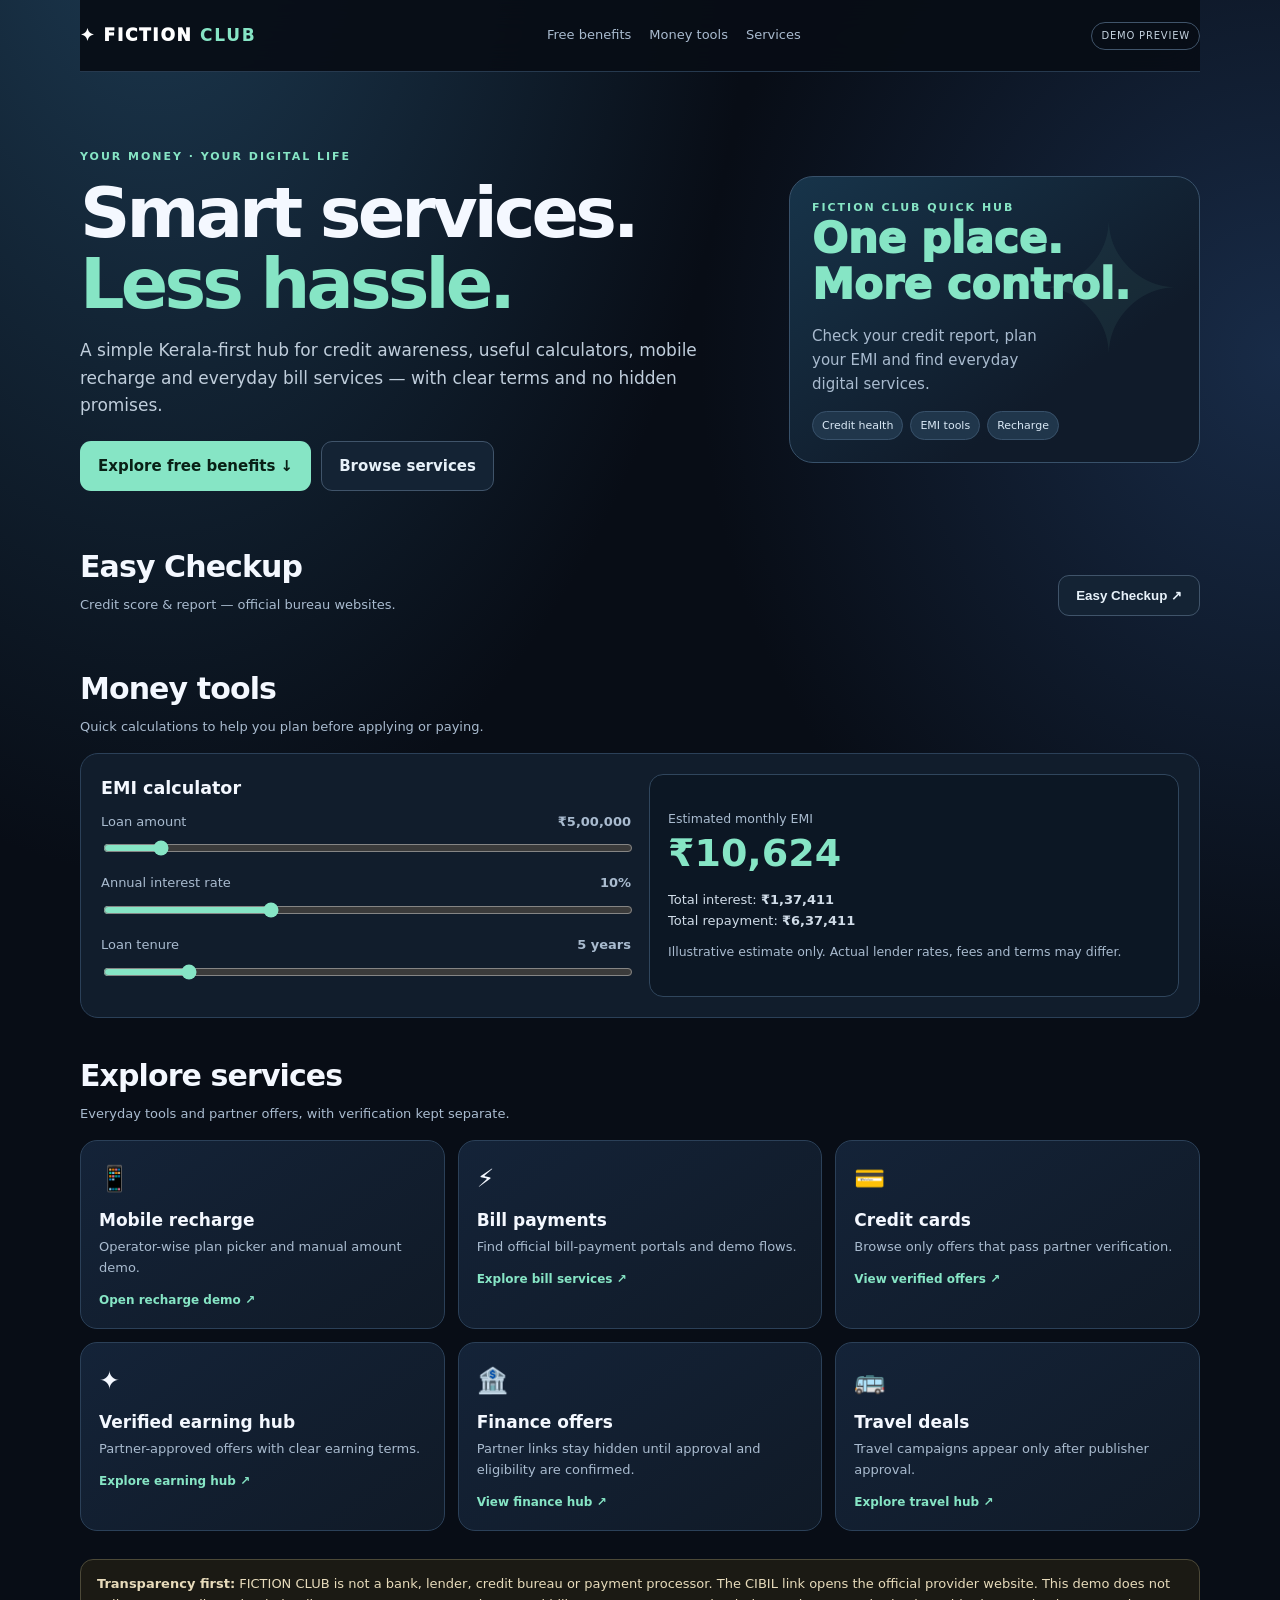
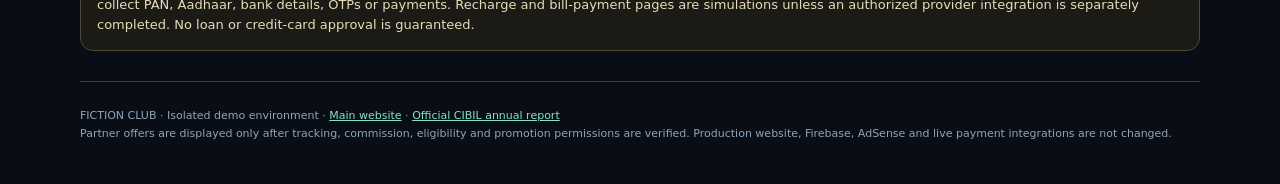
<file: index.html>
<!doctype html>
<html lang="en">
<head>
<meta charset="utf-8"><meta name="viewport" content="width=device-width,initial-scale=1">
<meta name="robots" content="noindex,nofollow"><meta name="theme-color" content="#080d16">
<title>FICTION CLUB · Your Money & Digital Life Hub</title>
<style>
:root{color-scheme:dark;--bg:#080d16;--panel:#111d2c;--panel2:#15263a;--line:#2b4058;--ink:#f4f8ff;--muted:#a9bbcf;--mint:#86e5c5;--gold:#ffd58b;--blue:#8ecaff}
*{box-sizing:border-box}html{scroll-behavior:smooth}body{margin:0;background:radial-gradient(ellipse at 12% -10%,#1d3b53 0,transparent 38%),radial-gradient(ellipse at 100% 20%,#182b47 0,transparent 32%),var(--bg);color:var(--ink);font:15px/1.6 system-ui,-apple-system,Segoe UI,sans-serif}.wrap{width:min(1120px,calc(100% - 32px));margin:auto}
header{height:72px;display:flex;align-items:center;justify-content:space-between;border-bottom:1px solid #26394e;position:sticky;top:0;background:#080d16eF;backdrop-filter:blur(16px);z-index:5}.logo{font-weight:950;letter-spacing:.1em;color:white;text-decoration:none;font-size:17px}.logo b{color:var(--mint)}nav{display:flex;gap:18px;align-items:center}nav a{color:var(--muted);text-decoration:none;font-size:13px}nav a:hover{color:var(--mint)}.tag{font-size:10px;border:1px solid #40546a;color:#c4d2df;border-radius:99px;padding:5px 9px;letter-spacing:.08em}
.hero{padding:clamp(38px,7vw,76px) 0 28px;display:grid;grid-template-columns:1.25fr .75fr;gap:24px;align-items:center}.eyebrow{color:var(--mint);font-size:11px;letter-spacing:.18em;font-weight:850;text-transform:uppercase}.hero h1{font-size:clamp(38px,6.8vw,70px);line-height:1.02;letter-spacing:-.055em;margin:12px 0}.hero h1 span{color:var(--mint)}.lead{max-width:650px;color:#c0cedc;font-size:17px}.actions{display:flex;gap:10px;flex-wrap:wrap;margin-top:22px}.btn{display:inline-flex;justify-content:center;align-items:center;padding:12px 17px;border-radius:11px;background:var(--mint);color:#092016;font-weight:850;text-decoration:none;border:1px solid transparent}.btn.secondary{background:#142334;color:#e7f1f9;border-color:#40546a}.btn:hover,.tile:hover{transform:translateY(-2px)}.hero-art{border:1px solid #38516a;border-radius:24px;padding:22px;background:linear-gradient(145deg,#17344a,#101b2a 70%);min-height:220px;position:relative;overflow:hidden}.hero-art:after{content:"✦";position:absolute;right:15px;top:-30px;font-size:180px;color:#86e5c511}.hero-art .big{font-size:42px;font-weight:950;color:var(--mint);line-height:1.1}.hero-art p{color:var(--muted);max-width:250px}.mini-tags{display:flex;gap:7px;flex-wrap:wrap}.mini-tags span{background:#20364b;border:1px solid #38516a;padding:5px 9px;border-radius:99px;font-size:11px;color:#d9e8f5}
.section{padding:24px 0 10px}.section-head{display:flex;justify-content:space-between;gap:16px;align-items:end;margin-bottom:15px}.section h2{font-size:clamp(22px,3vw,30px);margin:0;letter-spacing:-.03em}.section-head p{color:var(--muted);font-size:13px;margin:4px 0 0}.grid{display:grid;grid-template-columns:repeat(3,minmax(0,1fr));gap:13px}.tile{display:block;text-decoration:none;color:var(--ink);background:linear-gradient(145deg,#142338,#101a27);border:1px solid var(--line);border-radius:17px;padding:18px;min-height:150px;transition:transform .18s,border-color .18s}.tile:hover{border-color:var(--mint)}.tile .icon{font-size:25px}.tile h3{font-size:17px;margin:8px 0 3px}.tile p{font-size:13px;color:var(--muted);margin:0}.tile .arrow{display:block;color:var(--mint);font-size:12px;margin-top:12px;font-weight:800}
.feature{display:grid;grid-template-columns:1fr auto;gap:18px;align-items:center;background:linear-gradient(115deg,#173b3c,#132a39 58%,#15243a);border:1px solid #3c7168;border-radius:20px;padding:clamp(18px,4vw,30px);margin:16px 0}.feature h2{font-size:clamp(23px,3.8vw,36px);line-height:1.12;margin:6px 0}.feature p{color:#c4d8d5;max-width:680px;margin:8px 0}.free-label{display:inline-block;color:#092016;background:var(--mint);padding:4px 9px;border-radius:99px;font-size:10px;font-weight:950;letter-spacing:.08em}.feature .btn{white-space:nowrap}.fine{font-size:11px!important;color:#a9c4be!important}.checkup-links{display:grid;grid-template-columns:repeat(4,minmax(0,1fr));gap:9px;margin:10px 0 18px}.checkup-links[hidden]{display:none}.checkup-links a{padding:12px;border:1px solid var(--line);border-radius:11px;background:#111d2c;color:var(--ink);text-decoration:none;font-weight:800}.checkup-links a span{display:block;color:var(--mint);font-size:11px;font-weight:600;margin-top:4px}.checkup-links .fine{grid-column:1/-1}@media(max-width:600px){.checkup-links{grid-template-columns:repeat(2,minmax(0,1fr))}.section-head{align-items:center}}
.calc{display:grid;grid-template-columns:1fr 1fr;gap:18px;background:var(--panel);border:1px solid var(--line);border-radius:18px;padding:20px}.field{margin:10px 0}.field label{display:flex;justify-content:space-between;color:var(--muted);font-size:13px;margin-bottom:6px}.field input{width:100%;accent-color:var(--mint)}.field input[type=number]{background:#091522;border:1px solid #39536e;color:var(--ink);padding:11px;border-radius:9px;font:inherit}.result{background:#0c1724;border:1px solid #30465d;border-radius:14px;padding:18px;display:flex;flex-direction:column;justify-content:center}.result small{color:var(--muted)}.result strong{font-size:clamp(28px,4vw,38px);color:var(--mint);line-height:1.3}.result .sub{font-size:13px;color:#d0dce8;margin-top:12px}
.notice{border:1px solid #4c4938;background:#1b1a14;color:#e7dbbb;padding:14px 16px;border-radius:13px;margin:18px 0;font-size:13px}.foot{border-top:1px solid var(--line);padding:25px 0 42px;color:#91a5b8;font-size:11px;margin-top:30px}.foot a{color:var(--mint)}.muted{color:var(--muted)}
@media(max-width:760px){nav{gap:10px}nav a{font-size:11px}.hero{grid-template-columns:1fr}.hero-art{min-height:170px}.grid{grid-template-columns:repeat(2,minmax(0,1fr))}.feature{grid-template-columns:1fr}.feature .btn{justify-self:start}.calc{grid-template-columns:1fr}}
@media(max-width:480px){.wrap{width:calc(100% - 22px)}header{height:62px}nav a:nth-child(2){display:none}.grid{gap:9px}.tile{padding:14px;min-height:145px}.tile h3{font-size:15px}.tile p{font-size:12px}.hero h1{font-size:43px}.hero-art .big{font-size:34px}}
</style>
</head>
<body><main class="wrap">
<header><a class="logo" href="./">✦ FICTION <b>CLUB</b></a><nav><a href="#free">Free benefits</a><a href="#tools">Money tools</a><a href="#services">Services</a></nav><span class="tag">DEMO PREVIEW</span></header>
<section class="hero"><div><div class="eyebrow">Your money · Your digital life</div><h1>Smart services.<br><span>Less hassle.</span></h1><p class="lead">A simple Kerala-first hub for credit awareness, useful calculators, mobile recharge and everyday bill services — with clear terms and no hidden promises.</p><div class="actions"><a class="btn" href="#free">Explore free benefits ↓</a><a class="btn secondary" href="#services">Browse services</a></div></div><aside class="hero-art"><div class="eyebrow">FICTION CLUB QUICK HUB</div><div class="big">One place.<br>More control.</div><p>Check your credit report, plan your EMI and find everyday digital services.</p><div class="mini-tags"><span>Credit health</span><span>EMI tools</span><span>Recharge</span></div></aside></section>
<section class="section" id="free"><div class="section-head"><div><h2>Easy Checkup</h2><p>Credit score & report — official bureau websites.</p></div><button class="btn secondary" id="checkupToggle" type="button" aria-expanded="false" aria-controls="checkupLinks">Easy Checkup ↗</button></div>
<div class="checkup-links" id="checkupLinks" hidden>
<a href="https://www.cibil.com/freecibilscore" target="_blank" rel="noopener">CIBIL <span>Free annual report ↗</span></a>
<a href="https://consumer.experian.in/ECV-OLN/view/angular/index.html" target="_blank" rel="noopener">Experian <span>Credit report ↗</span></a>
<a href="https://d2c.equifax.co.in/gcs/login.jsp" target="_blank" rel="noopener">Equifax <span>Free annual report ↗</span></a>
<a href="https://cir.crifhighmark.com/" target="_blank" rel="noopener">CRIF High Mark <span>Credit report ↗</span></a>
<p class="fine">Use each bureau's official website and complete identity verification there. Never share PAN, Aadhaar, OTP or bank details with FICTION CLUB.</p>
</div></section>
<section class="section" id="tools"><div class="section-head"><div><h2>Money tools</h2><p>Quick calculations to help you plan before applying or paying.</p></div></div>
<div class="calc"><div><h3 style="margin:0 0 10px">EMI calculator</h3><div class="field"><label for="principal">Loan amount <b id="principalText">₹5,00,000</b></label><input id="principal" type="range" min="10000" max="5000000" step="10000" value="500000"></div><div class="field"><label for="rate">Annual interest rate <b id="rateText">10%</b></label><input id="rate" type="range" min="1" max="30" step=".25" value="10"></div><div class="field"><label for="months">Loan tenure <b id="monthsText">5 years</b></label><input id="months" type="range" min="6" max="360" step="6" value="60"></div></div><div class="result"><small>Estimated monthly EMI</small><strong id="emi">₹10,624</strong><div class="sub">Total interest: <b id="interest">₹1,37,440</b><br>Total repayment: <b id="total">₹6,37,440</b></div><small class="muted" style="margin-top:10px">Illustrative estimate only. Actual lender rates, fees and terms may differ.</small></div></div>
</section>
<section class="section" id="services"><div class="section-head"><div><h2>Explore services</h2><p>Everyday tools and partner offers, with verification kept separate.</p></div></div>
<div class="grid">
<a class="tile" href="./recharge-mvp.html"><div class="icon">📱</div><h3>Mobile recharge</h3><p>Operator-wise plan picker and manual amount demo.</p><span class="arrow">Open recharge demo ↗</span></a>
<a class="tile" href="./bill-payments.html"><div class="icon">⚡</div><h3>Bill payments</h3><p>Find official bill-payment portals and demo flows.</p><span class="arrow">Explore bill services ↗</span></a>
<a class="tile" href="./credit-cards.html"><div class="icon">💳</div><h3>Credit cards</h3><p>Browse only offers that pass partner verification.</p><span class="arrow">View verified offers ↗</span></a>
<a class="tile" href="./earning-hub.html"><div class="icon">✦</div><h3>Verified earning hub</h3><p>Partner-approved offers with clear earning terms.</p><span class="arrow">Explore earning hub ↗</span></a>
<a class="tile" href="./gromo-links.html"><div class="icon">🏦</div><h3>Finance offers</h3><p>Partner links stay hidden until approval and eligibility are confirmed.</p><span class="arrow">View finance hub ↗</span></a>
<a class="tile" href="./travel-tickets.html"><div class="icon">🚌</div><h3>Travel deals</h3><p>Travel campaigns appear only after publisher approval.</p><span class="arrow">Explore travel hub ↗</span></a>
</div></section>
<div class="notice"><b>Transparency first:</b> FICTION CLUB is not a bank, lender, credit bureau or payment processor. The CIBIL link opens the official provider website. This demo does not collect PAN, Aadhaar, bank details, OTPs or payments. Recharge and bill-payment pages are simulations unless an authorized provider integration is separately completed. No loan or credit-card approval is guaranteed.</div>
<footer class="foot">FICTION CLUB · Isolated demo environment · <a href="https://fictionclub.in/" target="_blank" rel="noopener">Main website</a> · <a href="https://www.cibil.com/freecibilscore" target="_blank" rel="noopener">Official CIBIL annual report</a><br>Partner offers are displayed only after tracking, commission, eligibility and promotion permissions are verified. Production website, Firebase, AdSense and live payment integrations are not changed.</footer>
</main>
<script>
const fmt=n=>new Intl.NumberFormat("en-IN",{style:"currency",currency:"INR",maximumFractionDigits:0}).format(n);
function calculate(){const p=Number(document.getElementById("principal").value),annual=Number(document.getElementById("rate").value),n=Number(document.getElementById("months").value),r=annual/1200;const emi=r===0?p/n:p*r*Math.pow(1+r,n)/(Math.pow(1+r,n)-1);const total=emi*n;document.getElementById("principalText").textContent=fmt(p);document.getElementById("rateText").textContent=annual+"%";document.getElementById("monthsText").textContent=(n/12)+" years";document.getElementById("emi").textContent=fmt(emi);document.getElementById("interest").textContent=fmt(total-p);document.getElementById("total").textContent=fmt(total);}
["principal","rate","months"].forEach(id=>document.getElementById(id).addEventListener("input",calculate));calculate();
document.getElementById("checkupToggle").addEventListener("click",()=>{const panel=document.getElementById("checkupLinks"),open=panel.hidden;panel.hidden=!open;document.getElementById("checkupToggle").setAttribute("aria-expanded",String(open));});
</script></body></html>
</file>
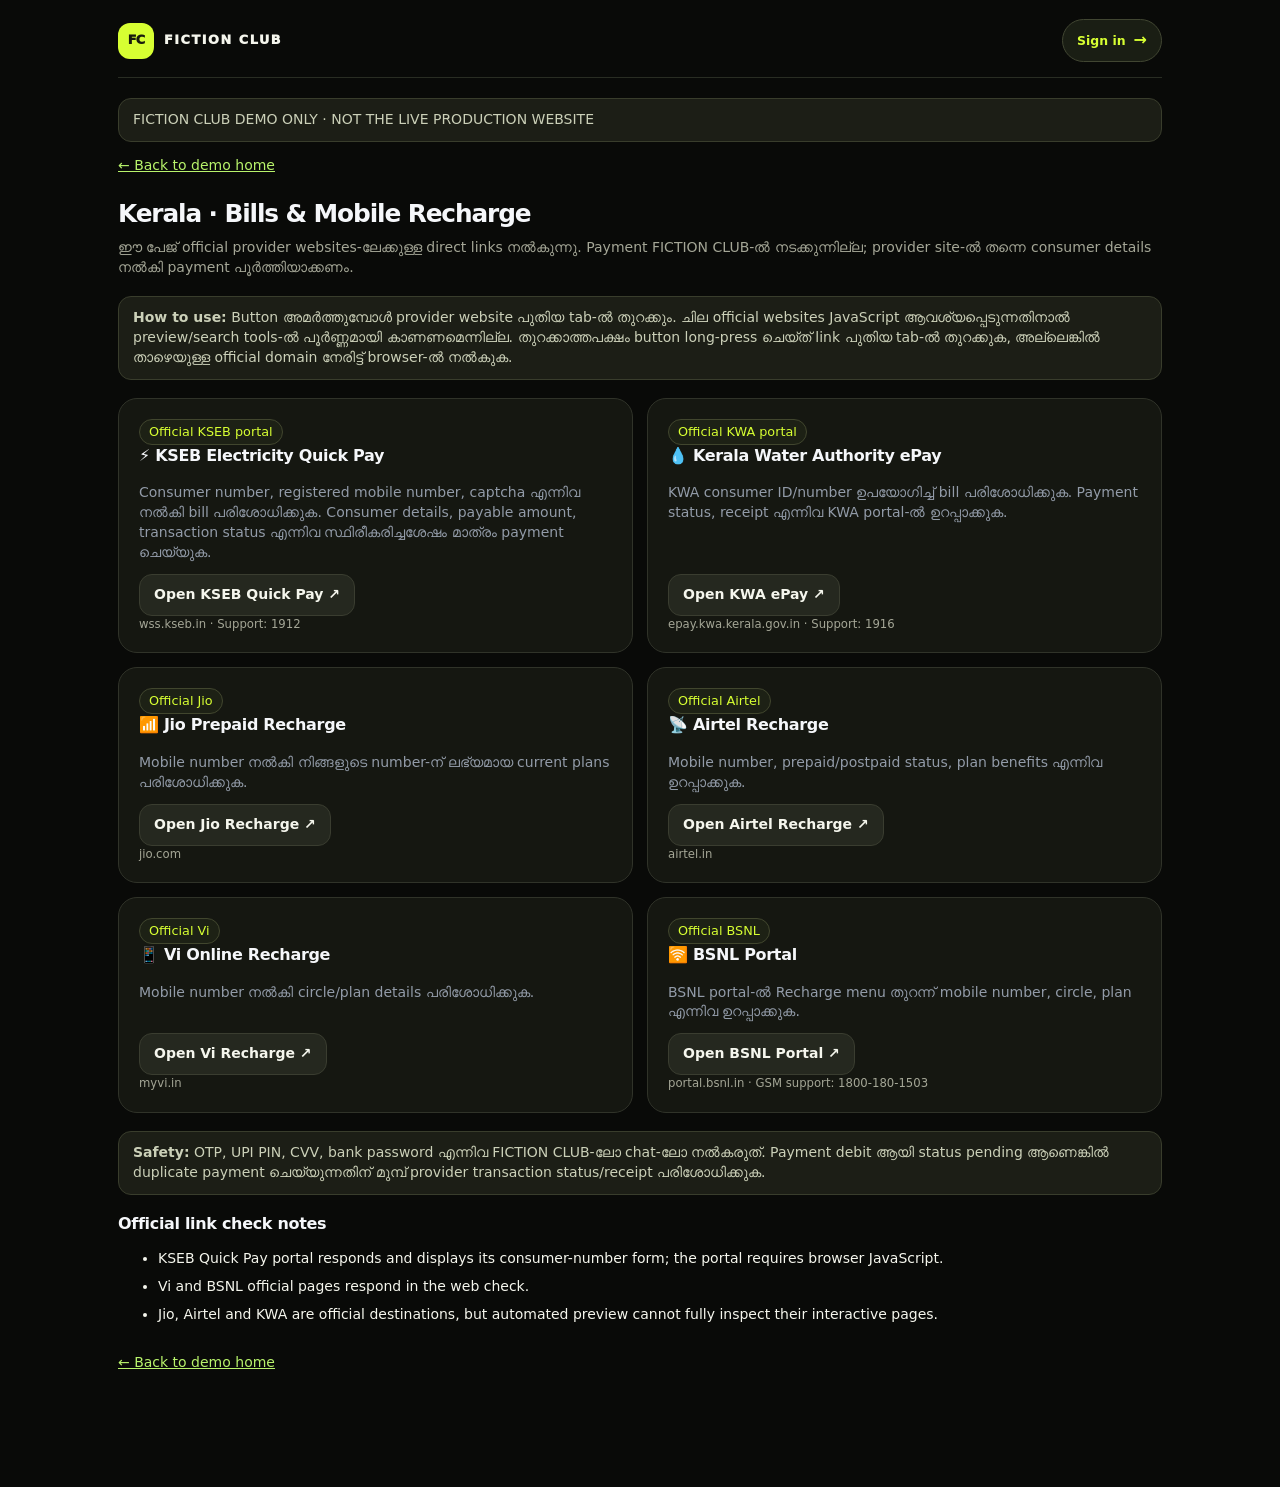
<file: bill-payments.html>
<!doctype html><html lang="ml"><head><meta charset="utf-8"><meta name="viewport" content="width=device-width,initial-scale=1"><meta name="robots" content="noindex,nofollow"><title>Kerala Bill & Recharge Links · FICTION CLUB Demo</title><style>:root{color-scheme:dark;--bg:#09111c;--panel:#121e2c;--line:#2b3b50;--ink:#eef5ff;--muted:#b8c7d8;--mint:#86e1c7;--amber:#ffd28a}*{box-sizing:border-box}body{margin:0;background:var(--bg);color:var(--ink);font:16px/1.65 system-ui,sans-serif}.wrap{max-width:1000px;margin:auto;padding:22px}a{color:var(--mint)}h1{font-size:clamp(2rem,5vw,3rem);margin:12px 0}.muted{color:var(--muted)}.banner,.notice{padding:13px 16px;border:1px solid #80643a;background:#2b2115;color:#ffe3b1;border-radius:12px}.notice{margin:18px 0}.grid{display:grid;grid-template-columns:repeat(2,minmax(0,1fr));gap:14px}.card{background:var(--panel);border:1px solid var(--line);border-radius:15px;padding:20px;display:flex;flex-direction:column;align-items:flex-start}.card h2{margin:8px 0}.card p{color:var(--muted);flex:1}.btn{display:inline-block;background:#28435a;border:1px solid #59718a;color:white;border-radius:10px;padding:11px 16px;text-decoration:none;font-weight:700}.tag{display:inline-block;color:var(--mint);font-size:.8rem;border:1px solid #477a72;border-radius:999px;padding:3px 9px}.back{display:inline-block;margin:14px 0}li{margin:8px 0}@media(max-width:650px){.wrap{padding:14px}.grid{grid-template-columns:1fr}}</style><link rel="icon" type="image/svg+xml" href="./favicon.svg"><link rel="manifest" href="./site.webmanifest"><meta name="apple-mobile-web-app-capable" content="yes"><link rel="stylesheet" href="./assets/theme.css"><link rel="stylesheet" href="./assets/app-ui.css"><script src="./assets/app-shell.js" defer></script></head><body><main class="wrap"><div class="banner">FICTION CLUB DEMO ONLY · NOT THE LIVE PRODUCTION WEBSITE</div><a class="back" href="./">← Back to demo home</a><h1>Kerala · Bills & Mobile Recharge</h1><p class="muted">ഈ പേജ് official provider websites-ലേക്കുള്ള direct links നൽകുന്നു. Payment FICTION CLUB-ൽ നടക്കുന്നില്ല; provider site-ൽ തന്നെ consumer details നൽകി payment പൂർത്തിയാക്കണം.</p><div class="notice"><b>How to use:</b> Button അമർത്തുമ്പോൾ provider website പുതിയ tab-ൽ തുറക്കും. ചില official websites JavaScript ആവശ്യപ്പെടുന്നതിനാൽ preview/search tools-ൽ പൂർണ്ണമായി കാണണമെന്നില്ല. തുറക്കാത്തപക്ഷം button long-press ചെയ്ത് link പുതിയ tab-ൽ തുറക്കുക, അല്ലെങ്കിൽ താഴെയുള്ള official domain നേരിട്ട് browser-ൽ നൽകുക.</div><div class="grid">
<article class="card"><span class="tag">Official KSEB portal</span><h2>⚡ KSEB Electricity Quick Pay</h2><p>Consumer number, registered mobile number, captcha എന്നിവ നൽകി bill പരിശോധിക്കുക. Consumer details, payable amount, transaction status എന്നിവ സ്ഥിരീകരിച്ചശേഷം മാത്രം payment ചെയ്യുക.</p><a class="btn" href="https://wss.kseb.in/selfservices/quickpay" target="_blank" rel="noopener noreferrer">Open KSEB Quick Pay ↗</a><small class="muted">wss.kseb.in · Support: 1912</small></article>
<article class="card"><span class="tag">Official KWA portal</span><h2>💧 Kerala Water Authority ePay</h2><p>KWA consumer ID/number ഉപയോഗിച്ച് bill പരിശോധിക്കുക. Payment status, receipt എന്നിവ KWA portal-ൽ ഉറപ്പാക്കുക.</p><a class="btn" href="https://epay.kwa.kerala.gov.in/" target="_blank" rel="noopener noreferrer">Open KWA ePay ↗</a><small class="muted">epay.kwa.kerala.gov.in · Support: 1916</small></article>
<article class="card"><span class="tag">Official Jio</span><h2>📶 Jio Prepaid Recharge</h2><p>Mobile number നൽകി നിങ്ങളുടെ number-ന് ലഭ്യമായ current plans പരിശോധിക്കുക.</p><a class="btn" href="https://www.jio.com/selfcare/recharge/" target="_blank" rel="noopener noreferrer">Open Jio Recharge ↗</a><small class="muted">jio.com</small></article>
<article class="card"><span class="tag">Official Airtel</span><h2>📡 Airtel Recharge</h2><p>Mobile number, prepaid/postpaid status, plan benefits എന്നിവ ഉറപ്പാക്കുക.</p><a class="btn" href="https://www.airtel.in/recharge-online" target="_blank" rel="noopener noreferrer">Open Airtel Recharge ↗</a><small class="muted">airtel.in</small></article>
<article class="card"><span class="tag">Official Vi</span><h2>📱 Vi Online Recharge</h2><p>Mobile number നൽകി circle/plan details പരിശോധിക്കുക.</p><a class="btn" href="https://www.myvi.in/prepaid/online-mobile-recharge" target="_blank" rel="noopener noreferrer">Open Vi Recharge ↗</a><small class="muted">myvi.in</small></article>
<article class="card"><span class="tag">Official BSNL</span><h2>🛜 BSNL Portal</h2><p>BSNL portal-ൽ Recharge menu തുറന്ന് mobile number, circle, plan എന്നിവ ഉറപ്പാക്കുക.</p><a class="btn" href="https://portal.bsnl.in/myportal/quickrecharge.do" target="_blank" rel="noopener noreferrer">Open BSNL Portal ↗</a><small class="muted">portal.bsnl.in · GSM support: 1800-180-1503</small></article></div><div class="notice"><b>Safety:</b> OTP, UPI PIN, CVV, bank password എന്നിവ FICTION CLUB-ലോ chat-ലോ നൽകരുത്. Payment debit ആയി status pending ആണെങ്കിൽ duplicate payment ചെയ്യുന്നതിന് മുമ്പ് provider transaction status/receipt പരിശോധിക്കുക.</div><h2>Official link check notes</h2><ul><li>KSEB Quick Pay portal responds and displays its consumer-number form; the portal requires browser JavaScript.</li><li>Vi and BSNL official pages respond in the web check.</li><li>Jio, Airtel and KWA are official destinations, but automated preview cannot fully inspect their interactive pages.</li></ul><a class="back" href="./">← Back to demo home</a></main></body></html>
</file>
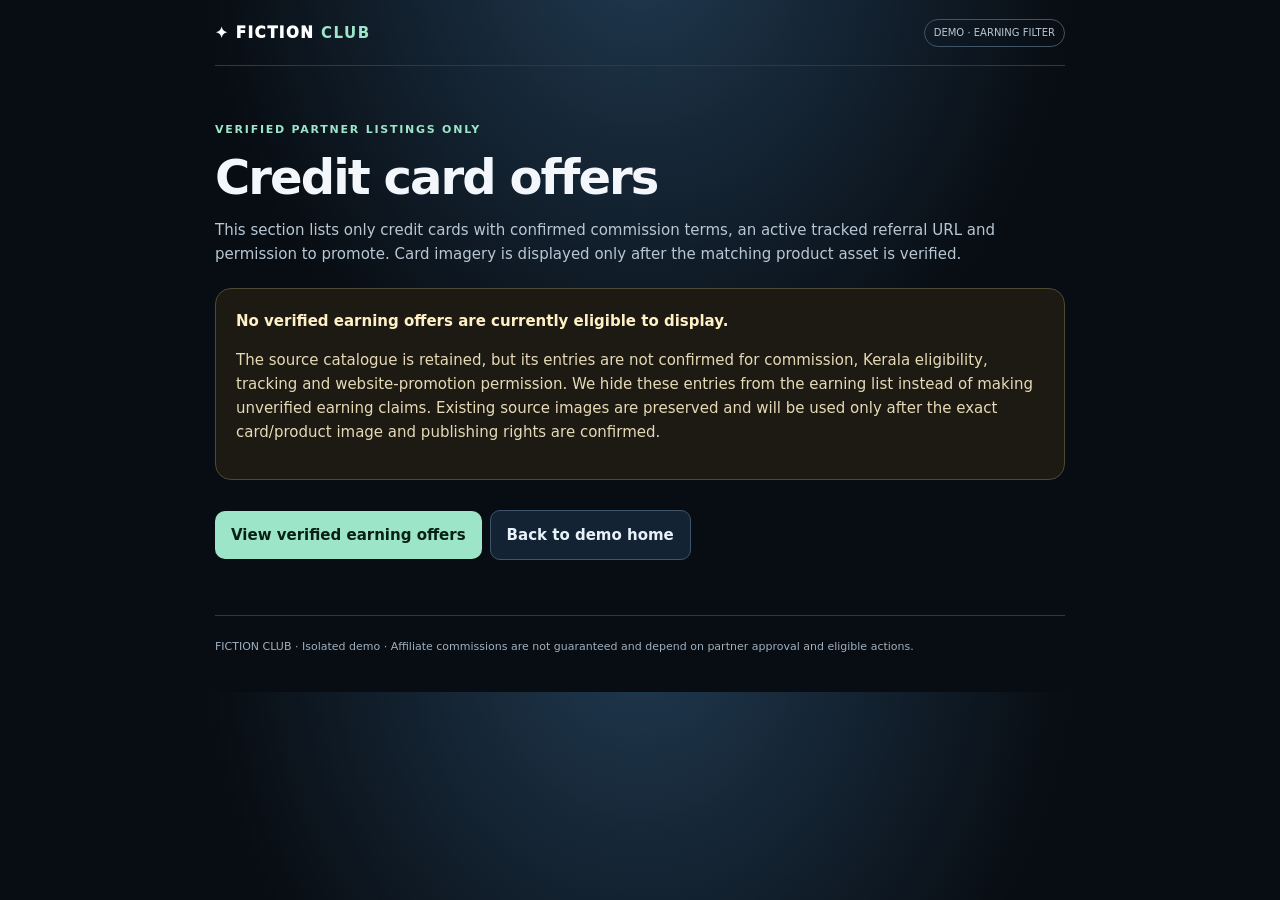
<file: credit-cards.html>
<!doctype html><html lang="en"><head><meta charset="utf-8"><meta name="viewport" content="width=device-width,initial-scale=1"><meta name="robots" content="noindex,nofollow"><meta name="theme-color" content="#080d13"><title>Credit card offers · FICTION CLUB Demo</title><style>:root{color-scheme:dark;--bg:#080d13;--line:#293a4d;--ink:#f3f7fb;--muted:#b8c7d4;--mint:#9ce5c8}*{box-sizing:border-box}body{margin:0;background:radial-gradient(ellipse at 50% -10%,#203a51,transparent 48%),var(--bg);color:var(--ink);font:15px/1.6 system-ui,sans-serif}.wrap{width:min(850px,calc(100% - 28px));margin:auto}header{height:66px;border-bottom:1px solid var(--line);display:flex;align-items:center;justify-content:space-between}.logo{font-weight:950;letter-spacing:.1em;color:white;text-decoration:none}.logo b{color:var(--mint)}.tag{font-size:10px;color:#b9c8d5;border:1px solid #40546a;border-radius:99px;padding:5px 9px}.content{padding:55px 0}.eyebrow{color:var(--mint);font-size:11px;letter-spacing:.16em;font-weight:850;text-transform:uppercase}h1{font-size:clamp(30px,5vw,48px);line-height:1.1;letter-spacing:-.04em;margin:12px 0}.muted{color:var(--muted)}.box{border:1px solid #4e4932;background:#1c1a13;color:#e6d9b6;padding:20px;border-radius:16px;margin:22px 0}.box strong{color:#fff0c5}.btn{display:inline-flex;background:var(--mint);color:#092016;text-decoration:none;font-weight:850;border-radius:10px;padding:12px 16px;margin:8px 8px 0 0}.btn.alt{background:#142334;color:#e7f1f9;border:1px solid #40546a}.foot{border-top:1px solid var(--line);padding:22px 0 36px;color:#9fb0bf;font-size:11px}</style></head><body><main class="wrap"><header><a class="logo" href="./">✦ FICTION <b>CLUB</b></a><span class="tag">DEMO · EARNING FILTER</span></header><section class="content"><div class="eyebrow">Verified partner listings only</div><h1>Credit card offers</h1><p class="muted">This section lists only credit cards with confirmed commission terms, an active tracked referral URL and permission to promote. Card imagery is displayed only after the matching product asset is verified.</p><div class="box"><strong>No verified earning offers are currently eligible to display.</strong><p>The source catalogue is retained, but its entries are not confirmed for commission, Kerala eligibility, tracking and website-promotion permission. We hide these entries from the earning list instead of making unverified earning claims. Existing source images are preserved and will be used only after the exact card/product image and publishing rights are confirmed.</p></div><a class="btn" href="./earning-hub.html?category=Credit%20cards">View verified earning offers</a><a class="btn alt" href="./">Back to demo home</a></section><footer class="foot">FICTION CLUB · Isolated demo · Affiliate commissions are not guaranteed and depend on partner approval and eligible actions.</footer></main></body></html>
</file>
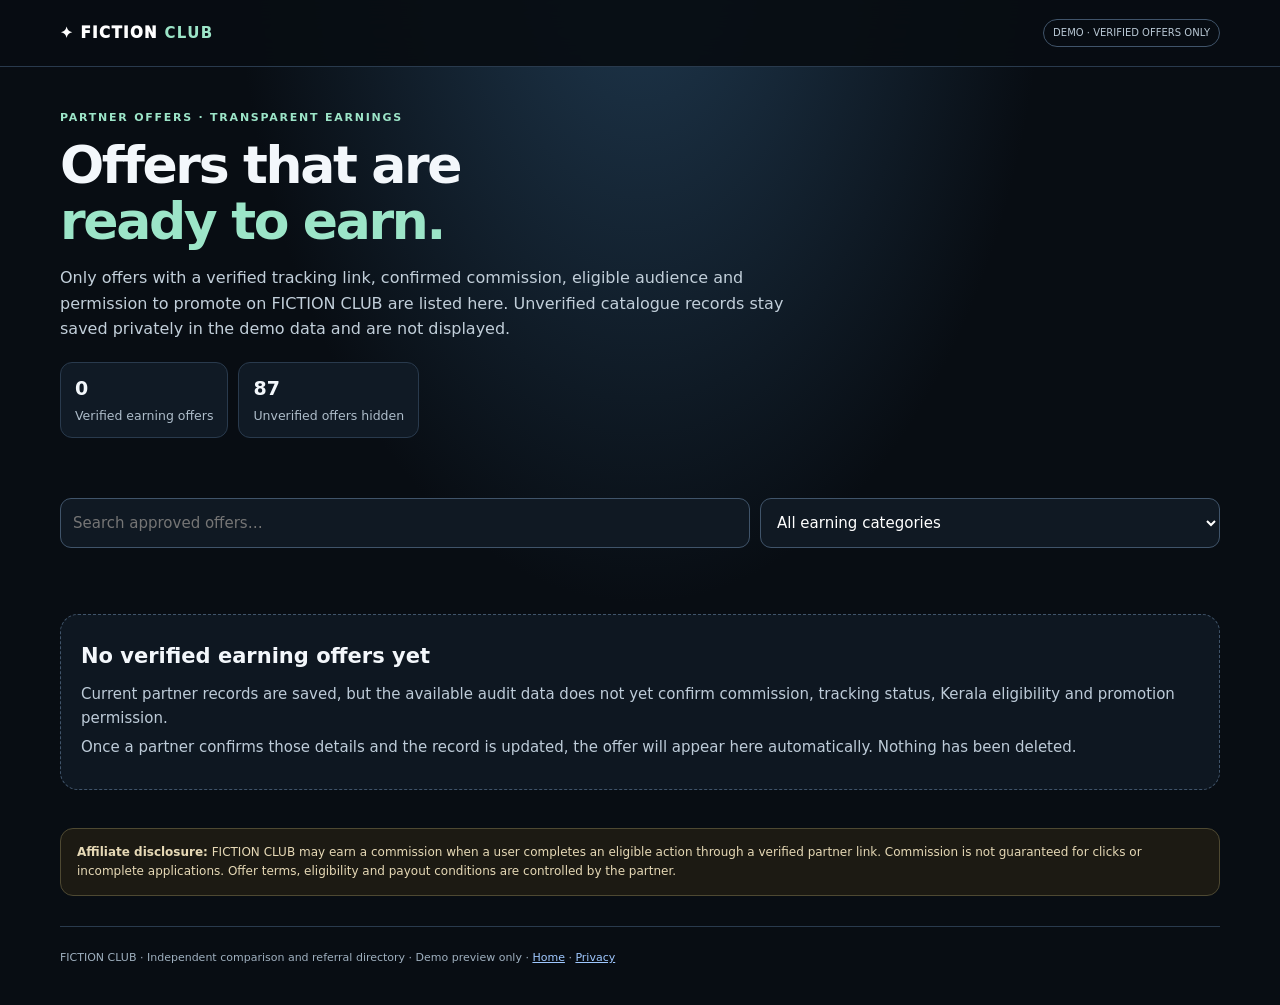
<file: earning-hub.html>
<!doctype html>
<html lang="en"><head><meta charset="utf-8"><meta name="viewport" content="width=device-width,initial-scale=1"><meta name="robots" content="noindex,nofollow"><meta name="theme-color" content="#080d13"><title>Verified Earning Offers · FICTION CLUB Demo</title>
<style>
:root{color-scheme:dark;--bg:#080d13;--panel:#111b27;--line:#293a4d;--ink:#f3f7fb;--muted:#aebdca;--mint:#9ce5c8;--blue:#9fc8ff}*{box-sizing:border-box}body{margin:0;background:radial-gradient(ellipse at 50% -10%,#203a51 0,transparent 45%),var(--bg);color:var(--ink);font:15px/1.6 system-ui,-apple-system,Segoe UI,sans-serif}a{color:var(--blue)}.wrap{width:min(1160px,100% - 30px);margin:auto}header{border-bottom:1px solid var(--line);background:#080d13ef;position:sticky;top:0;z-index:5;backdrop-filter:blur(16px)}.head{min-height:66px;display:flex;align-items:center;justify-content:space-between;gap:15px}.logo{font-weight:950;letter-spacing:.09em;color:white;text-decoration:none}.logo b{color:var(--mint)}.tag{font-size:10px;color:#b9c8d5;border:1px solid #40546a;border-radius:99px;padding:5px 9px}.hero{padding:42px 0 22px}.eyebrow{color:var(--mint);font-size:11px;font-weight:850;letter-spacing:.16em;text-transform:uppercase}h1{font-size:clamp(30px,5vw,52px);line-height:1.08;letter-spacing:-.045em;margin:10px 0}.lead{color:#c2cfda;max-width:760px;font-size:16px}.summary{display:flex;gap:10px;flex-wrap:wrap;margin:20px 0}.stat{border:1px solid var(--line);background:#101a25;border-radius:12px;padding:10px 14px}.stat strong{display:block;font-size:19px}.stat small{color:var(--muted)}.toolbar{display:grid;grid-template-columns:1.5fr 1fr;gap:10px;margin:18px 0}.field{width:100%;border:1px solid #40546a;background:#101923;color:white;border-radius:11px;padding:12px;min-height:45px;font:inherit}.grid{display:grid;grid-template-columns:repeat(3,minmax(0,1fr));gap:14px;padding-bottom:30px}.card{background:linear-gradient(155deg,#152231,#0e1722);border:1px solid var(--line);border-radius:17px;overflow:hidden;display:flex;flex-direction:column;min-width:0}.image{height:165px;background:linear-gradient(140deg,#152638,#0c1520);display:flex;align-items:center;justify-content:center;padding:12px}.image img{max-width:100%;max-height:100%;object-fit:contain}.body{padding:15px;display:flex;flex-direction:column;gap:8px;flex:1}.issuer{font-size:10px;color:var(--mint);font-weight:850;letter-spacing:.1em;text-transform:uppercase}.body h2{font-size:17px;line-height:1.25;margin:0}.muted{color:var(--muted);font-size:13px}.commission{border:1px solid #315e50;background:#10251e;border-radius:10px;padding:9px 10px;color:#c8f1df;font-size:12px}.btn{display:inline-flex;justify-content:center;align-items:center;text-decoration:none;background:var(--mint);color:#092016;border-radius:10px;padding:10px 13px;font-size:12px;font-weight:850;margin-top:auto}.empty{border:1px dashed #40546a;border-radius:18px;padding:25px 20px;background:#0e1721;margin:18px 0 38px}.empty h2{margin:0 0 8px;font-size:21px}.empty p{margin:5px 0;color:#bdcbd8}.note{border:1px solid #4e4932;background:#1c1a13;color:#e6d9b6;padding:14px 16px;border-radius:13px;font-size:12px;margin:10px 0 30px}.foot{border-top:1px solid var(--line);padding:22px 0 38px;color:#9fb0bf;font-size:11px}@media(max-width:850px){.grid{grid-template-columns:repeat(2,minmax(0,1fr))}}@media(max-width:580px){.grid,.toolbar{grid-template-columns:1fr}.hero{padding-top:30px}.image{height:150px}.wrap{width:calc(100% - 24px)}}
</style></head><body><header><div class="wrap head"><a class="logo" href="./">✦ FICTION <b>CLUB</b></a><span class="tag">DEMO · VERIFIED OFFERS ONLY</span></div></header>
<main class="wrap"><section class="hero"><div class="eyebrow">Partner offers · Transparent earnings</div><h1>Offers that are<br><span style="color:var(--mint)">ready to earn.</span></h1><p class="lead">Only offers with a verified tracking link, confirmed commission, eligible audience and permission to promote on FICTION CLUB are listed here. Unverified catalogue records stay saved privately in the demo data and are not displayed.</p><div class="summary"><div class="stat"><strong id="activeCount">—</strong><small>Verified earning offers</small></div><div class="stat"><strong id="hiddenCount">—</strong><small>Unverified offers hidden</small></div></div></section>
<div class="toolbar"><input id="q" class="field" type="search" placeholder="Search approved offers…" aria-label="Search approved offers"><select id="category" class="field"><option value="">All earning categories</option></select></div>
<section id="grid" class="grid" aria-live="polite"></section><section id="empty" class="empty" hidden><h2>No verified earning offers yet</h2><p>Current partner records are saved, but the available audit data does not yet confirm commission, tracking status, Kerala eligibility and promotion permission.</p><p>Once a partner confirms those details and the record is updated, the offer will appear here automatically. Nothing has been deleted.</p></section>
<aside class="note"><strong>Affiliate disclosure:</strong> FICTION CLUB may earn a commission when a user completes an eligible action through a verified partner link. Commission is not guaranteed for clicks or incomplete applications. Offer terms, eligibility and payout conditions are controlled by the partner.</aside></main><footer class="wrap foot">FICTION CLUB · Independent comparison and referral directory · Demo preview only · <a href="./">Home</a> · <a href="https://fictionclub.in/privacy.html">Privacy</a></footer>
<script>
const approved=p=>p.verified===true&&p.indiaEligible===true&&p.commissionVerified===true&&p.promotionPermission===true&&p.trackingUrlVerified===true&&p.conversionEventVerified===true&&typeof p.url==="string"&&p.url.startsWith("https://")&&typeof p.commissionDetails==="string"&&p.commissionDetails.trim().length>0;
const esc=s=>String(s??"").replace(/[&<>"']/g,c=>({"&":"&amp;","<":"&lt;",">":"&gt;",'"':"&quot;","'":"&#39;"}[c]));
const params=new URLSearchParams(location.search),grid=document.getElementById("grid"),empty=document.getElementById("empty"),cat=document.getElementById("category"),q=document.getElementById("q");
let products=[];
fetch("./assets/gromo-products.json").then(r=>{if(!r.ok)throw Error("catalogue unavailable");return r.json()}).then(data=>{
const all=data.products||[];products=all.filter(approved);
document.getElementById("activeCount").textContent=products.length;
document.getElementById("hiddenCount").textContent=all.length-products.length;
const cats=[...new Set(products.map(p=>p.category))].sort();
cat.innerHTML='<option value="">All earning categories</option>'+cats.map(c=>'<option value="'+esc(c)+'">'+esc(c)+'</option>').join("");
const requested=params.get("category");if(requested&&cats.includes(requested))cat.value=requested;
render();
}).catch(()=>{document.getElementById("activeCount").textContent="0";document.getElementById("hiddenCount").textContent="—";empty.hidden=false;empty.querySelector("p").textContent="The offer catalogue could not be loaded. Refresh the page to try again.";});
function render(){const term=q.value.trim().toLowerCase();const items=products.filter(p=>(!cat.value||p.category===cat.value)&&(!term||(p.name+" "+p.category+" "+(p.promo||"")).toLowerCase().includes(term)));grid.innerHTML=items.map(p=>{const image=Array.isArray(p.images)&&p.images.length?p.images[0]:"";return '<article class="card">'+(image?'<div class="image"><img loading="lazy" src="./'+esc(image)+'" alt="'+esc(p.name)+' product image"></div>':'<div class="image" aria-hidden="true">✦</div>')+'<div class="body"><div class="issuer">'+esc(p.category)+'</div><h2>'+esc(p.name)+'</h2><p class="muted">'+esc(p.shortDescription||p.promo||"See partner terms for current details.")+'</p><div class="commission">Confirmed commission: '+esc(p.commissionDetails)+'</div><a class="btn" href="'+esc(p.url)+'" target="_blank" rel="sponsored noopener noreferrer">Continue to partner ↗</a></div></article>'}).join("");empty.hidden=items.length>0;grid.hidden=items.length===0;}
q.addEventListener("input",render);cat.addEventListener("change",render);
</script></body></html>
</file>
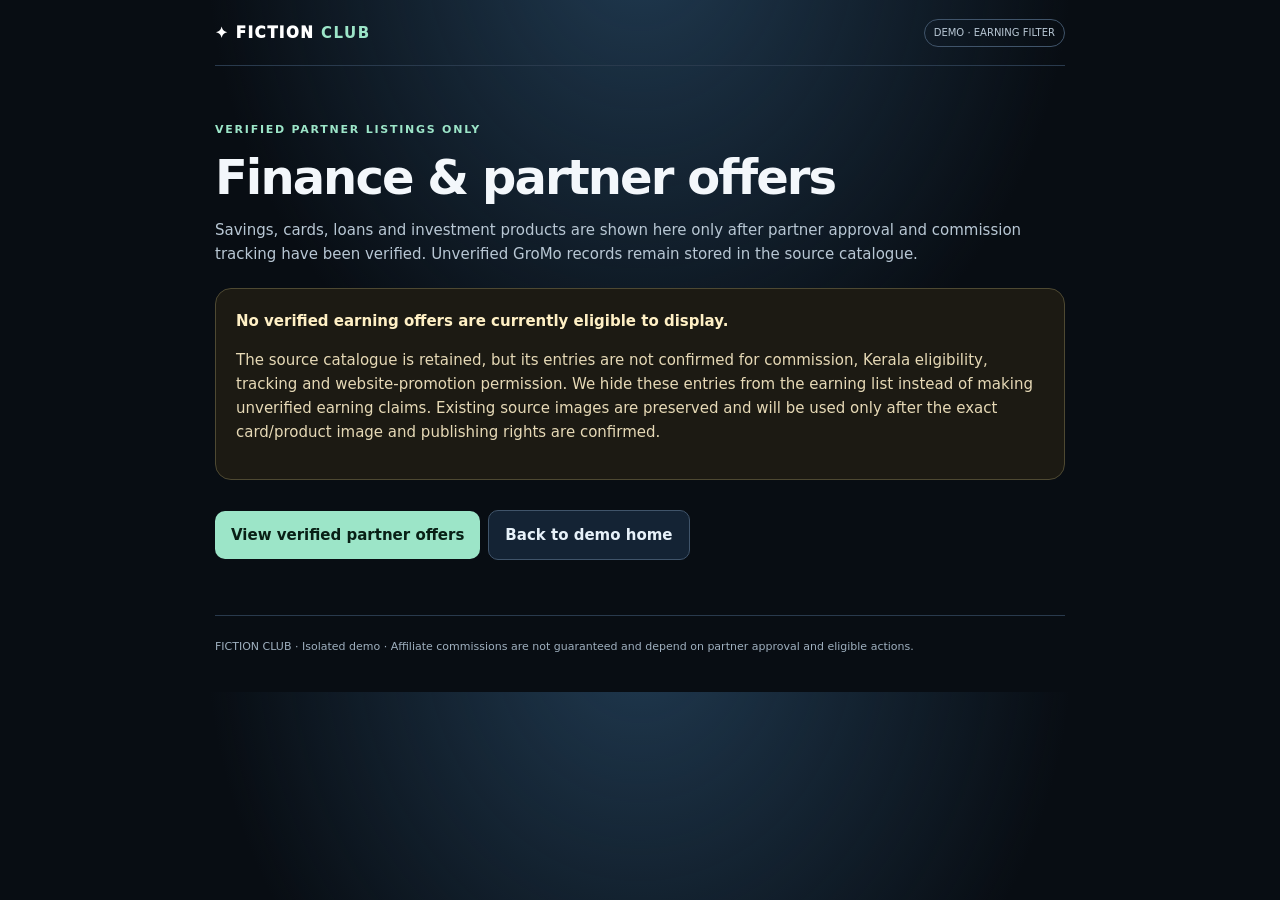
<file: gromo-links.html>
<!doctype html><html lang="en"><head><meta charset="utf-8"><meta name="viewport" content="width=device-width,initial-scale=1"><meta name="robots" content="noindex,nofollow"><meta name="theme-color" content="#080d13"><title>Finance & partner offers · FICTION CLUB Demo</title><style>:root{color-scheme:dark;--bg:#080d13;--line:#293a4d;--ink:#f3f7fb;--muted:#b8c7d4;--mint:#9ce5c8}*{box-sizing:border-box}body{margin:0;background:radial-gradient(ellipse at 50% -10%,#203a51,transparent 48%),var(--bg);color:var(--ink);font:15px/1.6 system-ui,sans-serif}.wrap{width:min(850px,calc(100% - 28px));margin:auto}header{height:66px;border-bottom:1px solid var(--line);display:flex;align-items:center;justify-content:space-between}.logo{font-weight:950;letter-spacing:.1em;color:white;text-decoration:none}.logo b{color:var(--mint)}.tag{font-size:10px;color:#b9c8d5;border:1px solid #40546a;border-radius:99px;padding:5px 9px}.content{padding:55px 0}.eyebrow{color:var(--mint);font-size:11px;letter-spacing:.16em;font-weight:850;text-transform:uppercase}h1{font-size:clamp(30px,5vw,48px);line-height:1.1;letter-spacing:-.04em;margin:12px 0}.muted{color:var(--muted)}.box{border:1px solid #4e4932;background:#1c1a13;color:#e6d9b6;padding:20px;border-radius:16px;margin:22px 0}.box strong{color:#fff0c5}.btn{display:inline-flex;background:var(--mint);color:#092016;text-decoration:none;font-weight:850;border-radius:10px;padding:12px 16px;margin:8px 8px 0 0}.btn.alt{background:#142334;color:#e7f1f9;border:1px solid #40546a}.foot{border-top:1px solid var(--line);padding:22px 0 36px;color:#9fb0bf;font-size:11px}</style></head><body><main class="wrap"><header><a class="logo" href="./">✦ FICTION <b>CLUB</b></a><span class="tag">DEMO · EARNING FILTER</span></header><section class="content"><div class="eyebrow">Verified partner listings only</div><h1>Finance & partner offers</h1><p class="muted">Savings, cards, loans and investment products are shown here only after partner approval and commission tracking have been verified. Unverified GroMo records remain stored in the source catalogue.</p><div class="box"><strong>No verified earning offers are currently eligible to display.</strong><p>The source catalogue is retained, but its entries are not confirmed for commission, Kerala eligibility, tracking and website-promotion permission. We hide these entries from the earning list instead of making unverified earning claims. Existing source images are preserved and will be used only after the exact card/product image and publishing rights are confirmed.</p></div><a class="btn" href="./earning-hub.html">View verified partner offers</a><a class="btn alt" href="./">Back to demo home</a></section><footer class="foot">FICTION CLUB · Isolated demo · Affiliate commissions are not guaranteed and depend on partner approval and eligible actions.</footer></main></body></html>
</file>
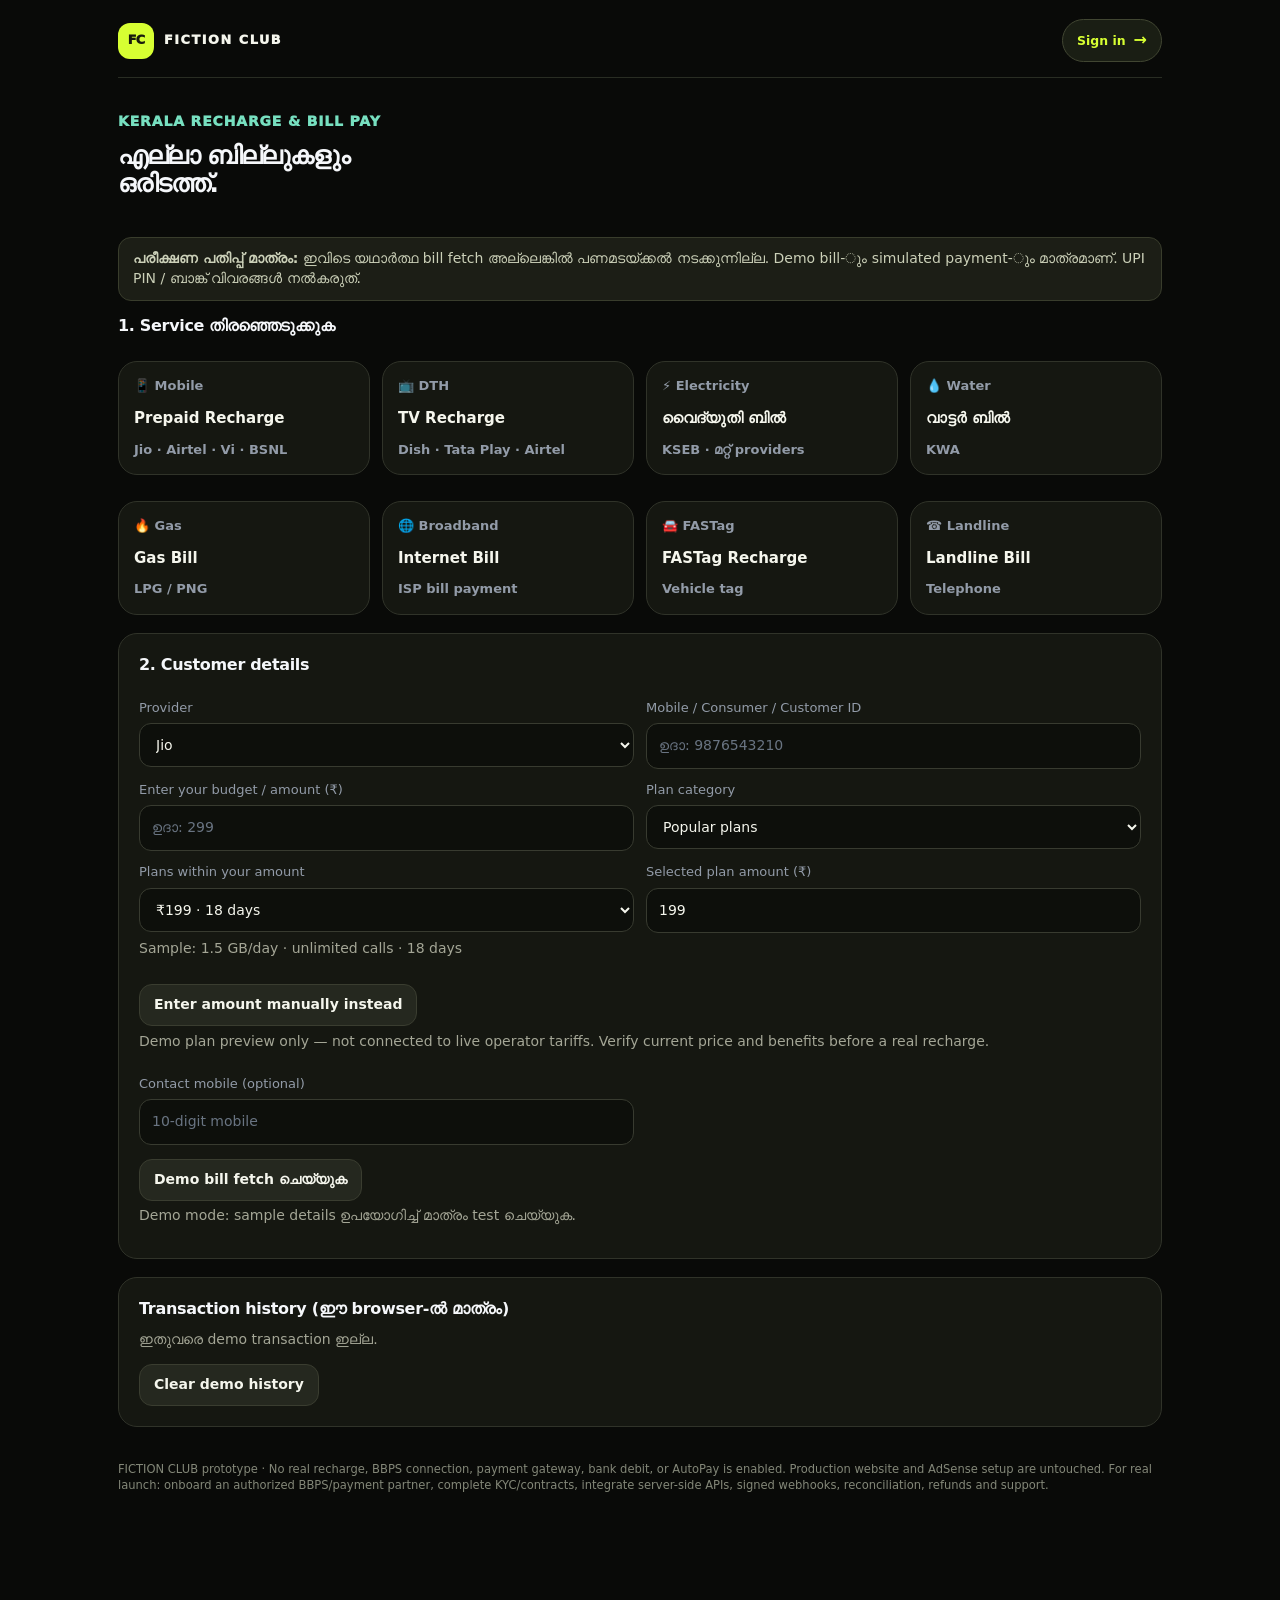
<file: recharge-mvp.html>
<!doctype html>
<html lang="ml">
<head>
<meta charset="utf-8"><meta name="viewport" content="width=device-width,initial-scale=1">
<meta name="robots" content="noindex,nofollow">
<title>FICTION CLUB | Kerala Recharge & Bill Pay — Demo</title>
<style>
:root{color-scheme:dark;--bg:#08111d;--panel:#111f30;--line:#29415a;--ink:#f2f7ff;--muted:#a9bbcf;--mint:#77e0c0;--gold:#ffd58b;--red:#ff9b9b}
*{box-sizing:border-box}body{margin:0;background:radial-gradient(ellipse at 80% 0,#17304a 0,transparent 45%),var(--bg);color:var(--ink);font:15px/1.55 system-ui,sans-serif}.wrap{max-width:1050px;margin:auto;padding:22px}.top{display:flex;justify-content:space-between;gap:12px;align-items:center}.brand{font-weight:900;letter-spacing:.08em;color:var(--mint)}.pill,.tag{border:1px solid #876c3c;color:var(--gold);padding:5px 10px;border-radius:99px;font-size:12px}.hero{padding:30px 0 20px}.hero h1{font-size:clamp(2rem,6vw,3.5rem);line-height:1.08;margin:8px 0}.muted{color:var(--muted)}.notice{background:#302716;border:1px solid #82693b;color:#ffe4ae;padding:12px 15px;border-radius:12px;margin:14px 0}.grid{display:grid;grid-template-columns:repeat(4,minmax(0,1fr));gap:12px}.service{background:var(--panel);border:1px solid var(--line);border-radius:15px;padding:16px;color:var(--ink);text-align:left;cursor:pointer;min-height:110px}.service:hover,.service.active{border-color:var(--mint);box-shadow:0 0 0 1px var(--mint)}.service b{display:block;margin:7px 0}.service span{font-size:13px;color:var(--muted)}.panel{background:var(--panel);border:1px solid var(--line);border-radius:18px;padding:20px;margin:18px 0}.row{display:grid;grid-template-columns:1fr 1fr;gap:12px}label{display:block;color:var(--muted);font-size:13px;margin:12px 0 6px}input,select{width:100%;background:#091624;border:1px solid #39536e;color:var(--ink);padding:13px;border-radius:10px;font:inherit}button{background:var(--mint);color:#062018;border:0;padding:12px 17px;border-radius:10px;font-weight:800;cursor:pointer;margin-top:14px}button.secondary{background:#263d55;color:var(--ink);border:1px solid #49627d}button:disabled{opacity:.4;cursor:not-allowed}.hidden{display:none!important}.amount{font-size:2rem;font-weight:900}.steps{display:flex;gap:8px;flex-wrap:wrap;margin:14px 0}.step{padding:6px 10px;border-radius:20px;background:#1b3046;color:var(--muted);font-size:12px}.step.on{background:#16483f;color:#a7f2dc}.status{border:1px solid #2e725f;background:#10362e;padding:14px;border-radius:12px;margin-top:12px}.history{width:100%;border-collapse:collapse}.history td,.history th{padding:10px;border-bottom:1px solid var(--line);text-align:left;font-size:13px}.foot{font-size:12px;color:var(--muted);padding:16px 0 35px}a{color:var(--mint)}@media(max-width:700px){.grid{grid-template-columns:repeat(2,minmax(0,1fr))}.row{grid-template-columns:1fr}.wrap{padding:16px}.panel{padding:16px}}
</style>
<link rel="icon" type="image/svg+xml" href="./favicon.svg"><link rel="manifest" href="./site.webmanifest"><meta name="apple-mobile-web-app-capable" content="yes"><link rel="stylesheet" href="./assets/theme.css"><link rel="stylesheet" href="./assets/app-ui.css"><script src="./assets/app-shell.js" defer></script></head>
<body><main class="wrap">
<div class="top"><div class="brand">FICTION CLUB</div><span class="pill">ISOLATED MVP · DEMO ONLY</span></div>
<header class="hero"><div class="brand">KERALA RECHARGE & BILL PAY</div><h1>എല്ലാ ബില്ലുകളും<br>ഒരിടത്ത്.</h1><p class="muted">Mobile recharge, electricity, water, gas, DTH, broadband — ഒരു ലളിതമായ flow.</p></header>
<div class="notice"><b>പരീക്ഷണ പതിപ്പ് മാത്രം:</b> ഇവിടെ യഥാർത്ഥ bill fetch അല്ലെങ്കിൽ പണമടയ്ക്കൽ നടക്കുന്നില്ല. Demo bill-ും simulated payment-ും മാത്രമാണ്. UPI PIN / ബാങ്ക് വിവരങ്ങൾ നൽകരുത്.</div>
<h2>1. Service തിരഞ്ഞെടുക്കുക</h2>
<div class="grid" id="services">
<button class="service active" data-type="Mobile Recharge"><span>📱 Mobile</span><b>Prepaid Recharge</b><span>Jio · Airtel · Vi · BSNL</span></button>
<button class="service" data-type="DTH"><span>📺 DTH</span><b>TV Recharge</b><span>Dish · Tata Play · Airtel</span></button>
<button class="service" data-type="Electricity"><span>⚡ Electricity</span><b>വൈദ്യുതി ബിൽ</b><span>KSEB · മറ്റ് providers</span></button>
<button class="service" data-type="Water"><span>💧 Water</span><b>വാട്ടർ ബിൽ</b><span>KWA</span></button>
<button class="service" data-type="Gas"><span>🔥 Gas</span><b>Gas Bill</b><span>LPG / PNG</span></button>
<button class="service" data-type="Broadband"><span>🌐 Broadband</span><b>Internet Bill</b><span>ISP bill payment</span></button>
<button class="service" data-type="FASTag"><span>🚘 FASTag</span><b>FASTag Recharge</b><span>Vehicle tag</span></button>
<button class="service" data-type="Landline"><span>☎️ Landline</span><b>Landline Bill</b><span>Telephone</span></button>
</div>
<section class="panel"><h2>2. Customer details</h2><div class="row"><div><label for="provider">Provider</label><select id="provider"></select></div><div><label for="customer">Mobile / Consumer / Customer ID</label><input id="customer" placeholder="ഉദാ: 9876543210" inputmode="text" autocomplete="off"></div></div><div id="mobilePlanBox"><div class="row"><div><label for="planBudget">Enter your budget / amount (₹)</label><input id="planBudget" type="number" min="1" max="5000" inputmode="numeric" placeholder="ഉദാ: 299"></div><div><label for="planCategory">Plan category</label><select id="planCategory"><option value="popular">Popular plans</option><option value="data">Data plans</option><option value="validity">Validity plans</option><option value="talktime">Talktime / Top-up</option></select></div></div><div class="row"><div><label for="planSelect">Plans within your amount</label><select id="planSelect"></select></div><div><label for="amount">Selected plan amount (₹)</label><input id="amount" type="number" min="1" max="50000" placeholder="Select a plan" readonly></div></div><p class="muted" id="planInfo">Enter an amount to see matching plans. Select a plan to continue.</p><button type="button" class="secondary" id="manualAmountToggle">Enter amount manually instead</button><p class="muted">Demo plan preview only — not connected to live operator tariffs. Verify current price and benefits before a real recharge.</p></div><div class="row"><div><label for="phone">Contact mobile (optional)</label><input id="phone" inputmode="numeric" maxlength="10" placeholder="10-digit mobile"></div></div><p id="manualModeNote" class="muted hidden">Manual amount mode. <button type="button" class="secondary" id="backToPlans">Choose a plan instead</button></p><button id="fetch">Demo bill fetch ചെയ്യുക</button><p class="muted" id="fetchHint">Demo mode: sample details ഉപയോഗിച്ച് മാത്രം test ചെയ്യുക.</p></section>
<section class="panel hidden" id="bill"><h2>3. Bill summary</h2><div class="steps"><span class="step on">Service</span><span class="step on">Details</span><span class="step on">Bill</span><span class="step">Payment</span></div><p class="muted" id="billDesc"></p><div class="amount" id="billAmount">₹0</div><p class="muted">Demo reference: <span id="ref"></span></p><button id="pay">Simulate payment</button> <button class="secondary" id="edit">Edit details</button></section>
<section class="panel hidden" id="result"><h2>4. Transaction status</h2><div class="status"><b>✓ Demo payment successful</b><p id="resultText" class="muted"></p><b id="txn"></b></div><button class="secondary" id="new">New payment</button></section>
<section class="panel"><h2>Transaction history (ഈ browser-ൽ മാത്രം)</h2><div id="empty" class="muted">ഇതുവരെ demo transaction ഇല്ല.</div><div style="overflow:auto"><table class="history hidden" id="history"><thead><tr><th>Reference</th><th>Service</th><th>Amount</th><th>Status</th></tr></thead><tbody></tbody></table></div><button class="secondary" id="clear">Clear demo history</button></section>
<footer class="foot">FICTION CLUB prototype · No real recharge, BBPS connection, payment gateway, bank debit, or AutoPay is enabled. Production website and AdSense setup are untouched. For real launch: onboard an authorized BBPS/payment partner, complete KYC/contracts, integrate server-side APIs, signed webhooks, reconciliation, refunds and support.</footer>
</main>
<script>
const catalog={
"Mobile Recharge":["Jio","Airtel","Vi","BSNL"],
"DTH":["Tata Play","Airtel Digital TV","Dish TV","Sun Direct"],
"Electricity":["KSEB (Demo)","Other Electricity Board"],
"Water":["Kerala Water Authority (Demo)"],
"Gas":["Indane (Demo)","Bharat Gas (Demo)","HP Gas (Demo)"],
"Broadband":["BSNL Broadband (Demo)","Asianet (Demo)","Other ISP"],
"FASTag":["FASTag (Demo)"],
"Landline":["BSNL Landline (Demo)","Other Landline"]
};
const planCatalog={
"Jio":{popular:[["₹199 · 18 days","199","Sample: 1.5 GB/day · unlimited calls · 18 days"],["₹299 · 28 days","299","Sample: 1.5 GB/day · unlimited calls · 28 days"],["₹349 · 28 days","349","Sample: 2 GB/day · unlimited calls · 28 days"]],data:[["₹29 data add-on","29","Sample data add-on"],["₹61 data add-on","61","Sample data add-on"]],validity:[["₹189 validity preview","189","Sample validity option"]],talktime:[["₹10 top-up","10","Sample talktime top-up"]]},
"Airtel":{popular:[["₹199 plan preview","199","Sample plan · benefits vary by circle"],["₹299 plan preview","299","Sample plan · benefits vary by circle"],["₹349 plan preview","349","Sample plan · benefits vary by circle"]],data:[["₹22 data add-on","22","Sample data add-on"],["₹77 data add-on","77","Sample data add-on"]],validity:[["₹199 validity preview","199","Sample validity option"]],talktime:[["₹10 top-up","10","Sample talktime top-up"]]},
"Vi":{popular:[["₹199 plan preview","199","Sample plan · benefits vary by circle"],["₹299 plan preview","299","Sample plan · benefits vary by circle"],["₹349 plan preview","349","Sample plan · benefits vary by circle"]],data:[["₹22 data add-on","22","Sample data add-on"],["₹58 data add-on","58","Sample data add-on"]],validity:[["₹199 validity preview","199","Sample validity option"]],talktime:[["₹10 top-up","10","Sample talktime top-up"]]},
"BSNL":{popular:[["₹107 plan preview","107","Sample plan · benefits vary by circle"],["₹197 plan preview","197","Sample plan · benefits vary by circle"],["₹299 plan preview","299","Sample plan · benefits vary by circle"]],data:[["₹16 data add-on","16","Sample data add-on"],["₹58 data add-on","58","Sample data add-on"]],validity:[["₹107 validity preview","107","Sample validity option"]],talktime:[["₹10 top-up","10","Sample talktime top-up"]]}
};
let selected="Mobile Recharge",current=null,manualAmount=false;
const $=id=>document.getElementById(id);
function fillProviders(){ $("provider").innerHTML=catalog[selected].map(x=>'<option>'+x+'</option>').join("");document.querySelectorAll(".service").forEach(b=>b.classList.toggle("active",b.dataset.type===selected));if(selected==="Mobile Recharge"){manualAmount=false;$("amount").readOnly=true;$("manualModeNote").classList.add("hidden");$("mobilePlanBox").classList.remove("hidden");renderPlans();}else{$("amount").readOnly=false;$("mobilePlanBox").classList.add("hidden");$("manualModeNote").classList.add("hidden");}}
document.querySelectorAll(".service").forEach(b=>b.addEventListener("click",()=>{selected=b.dataset.type;manualAmount=false;$("amount").value="";fillProviders();$("bill").classList.add("hidden");$("result").classList.add("hidden");}));
fillProviders();
function renderPlans(){const all=planCatalog[$("provider").value]?.[$("planCategory").value]||[];const budget=Number($("planBudget").value);const rows=budget>0?all.filter(p=>Number(p[1])<=budget).sort((a,b)=>Number(b[1])-Number(a[1])):all;$("planSelect").innerHTML=rows.map(p=>'<option value="'+p[1]+'">'+p[0]+'</option>').join("");if(!rows.length){$("amount").value="";$("planInfo").textContent=budget>0?"ഈ amount-ൽ sample plan ലഭ്യമല്ല. Amount കൂട്ടി നോക്കുക അല്ലെങ്കിൽ category മാറ്റുക.":"Enter an amount to find plans.";return;}applySelectedPlan();if(budget>0){const exact=rows.find(p=>Number(p[1])===budget);$("planInfo").textContent=exact?"Exact amount match found. "+exact[2]:"Showing available sample plans at or below ₹"+budget+". "+(rows[0][2]||"");}}
function applySelectedPlan(){const rows=planCatalog[$("provider").value]?.[$("planCategory").value]||[],p=rows.find(x=>x[1]===$("planSelect").value)||rows[0];if(p){$("amount").value=p[1];$("planInfo").textContent=p[2];}}
$("provider").addEventListener("change",()=>{if(selected==="Mobile Recharge"&&!manualAmount)renderPlans();});
$("planCategory").addEventListener("change",renderPlans);
$("planBudget").addEventListener("input",renderPlans);
$("planSelect").addEventListener("change",applySelectedPlan);
$("manualAmountToggle").addEventListener("click",()=>{manualAmount=true;$("mobilePlanBox").classList.add("hidden");$("manualModeNote").classList.remove("hidden");$("amount").readOnly=false;$("amount").value="";$("amount").focus();});
$("backToPlans").addEventListener("click",()=>{manualAmount=false;$("manualModeNote").classList.add("hidden");$("mobilePlanBox").classList.remove("hidden");$("amount").readOnly=true;renderPlans();});
function money(v){return new Intl.NumberFormat("en-IN",{style:"currency",currency:"INR",maximumFractionDigits:2}).format(v);}
function makeRef(prefix){return prefix+"-"+Date.now().toString().slice(-8)+"-"+Math.floor(100+Math.random()*900);}
$("fetch").addEventListener("click",()=>{
 const customer=$("customer").value.trim(),amount=Number($("amount").value);
 if(customer.length<4){alert("Customer ID / mobile കുറഞ്ഞത് 4 characters നൽകുക.");return;}
 if(!Number.isFinite(amount)||amount<1||amount>50000){alert("₹1 മുതൽ ₹50,000 വരെ demo amount നൽകുക.");return;}
 current={ref:makeRef("FCB"),service:selected,provider:$("provider").value,customer,amount,phone:$("phone").value.trim()};
 $("billDesc").textContent=current.provider+" · "+current.service+" · Customer: "+customer;
 $("billAmount").textContent=money(amount);$("ref").textContent=current.ref;
 $("bill").classList.remove("hidden");$("result").classList.add("hidden");$("bill").scrollIntoView({behavior:"smooth",block:"start"});
});
$("edit").onclick=()=>$("bill").classList.add("hidden");
$("pay").addEventListener("click",()=>{
 if(!current)return;
 const txn=makeRef("FCT"),entry={...current,txn,status:"DEMO SUCCESS",date:new Date().toLocaleString("en-IN")};
 let rows=JSON.parse(localStorage.getItem("fc-demo-history")||"[]");rows.unshift(entry);localStorage.setItem("fc-demo-history",JSON.stringify(rows.slice(0,30)));
 $("resultText").textContent=current.provider+" · "+current.service+" · "+money(current.amount)+" — simulated only; no money moved.";
 $("txn").textContent="Transaction ID: "+txn;$("result").classList.remove("hidden");$("bill").classList.add("hidden");renderHistory();$("result").scrollIntoView({behavior:"smooth",block:"start"});
});
$("new").onclick=()=>{current=null;$("customer").value="";$("amount").value="";$("bill").classList.add("hidden");$("result").classList.add("hidden");window.scrollTo({top:0,behavior:"smooth"});};
function renderHistory(){const rows=JSON.parse(localStorage.getItem("fc-demo-history")||"[]");$("empty").classList.toggle("hidden",rows.length>0);$("history").classList.toggle("hidden",!rows.length);$("history").querySelector("tbody").innerHTML=rows.map(r=>'<tr><td>'+r.ref+'</td><td>'+r.service+' / '+r.provider+'</td><td>'+money(r.amount)+'</td><td>'+r.status+'</td></tr>').join("");}
$("clear").onclick=()=>{localStorage.removeItem("fc-demo-history");renderHistory();};
renderHistory();
</script></body></html>
</file>
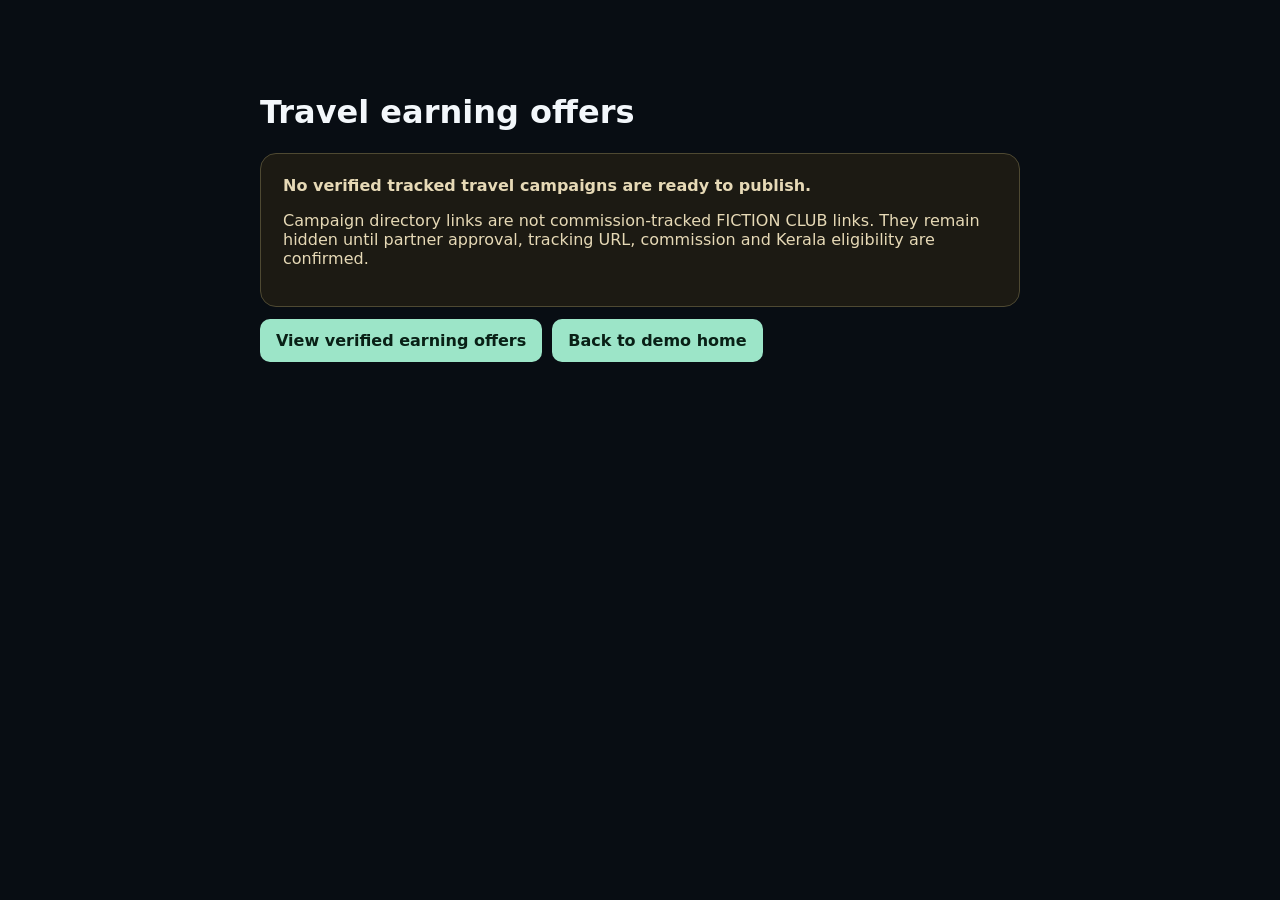
<file: travel-tickets.html>
<!doctype html><html lang="en"><head><meta charset="utf-8"><meta name="viewport" content="width=device-width,initial-scale=1"><meta name="robots" content="noindex,nofollow"><title>Travel Offers | FICTION CLUB Demo</title><style>body{margin:0;background:#080d13;color:#f3f7fb;font:16px system-ui;padding:8vh max(20px,calc((100vw - 760px)/2))}.box{border:1px solid #4e4932;background:#1c1a13;color:#e6d9b6;padding:22px;border-radius:16px}a{display:inline-block;margin:12px 10px 0 0;padding:12px 16px;border-radius:10px;background:#9ce5c8;color:#092016;text-decoration:none;font-weight:800}</style></head><body><h1>Travel earning offers</h1><div class="box"><b>No verified tracked travel campaigns are ready to publish.</b><p>Campaign directory links are not commission-tracked FICTION CLUB links. They remain hidden until partner approval, tracking URL, commission and Kerala eligibility are confirmed.</p></div><a href="./earning-hub.html">View verified earning offers</a><a href="./">Back to demo home</a></body></html>
</file>
<file: assets/theme.css>
:root{color-scheme:dark;--bg:#050608;--panel:#0d1015;--panel2:#141922;--line:#252c36;--ink:#f5f7fa;--muted:#929ba8;--accent:#b8f36b;--gold:#e8c77a;--shadow:0 18px 50px #0009}
:root.light{color-scheme:dark}
*{box-sizing:border-box}
html{background:var(--bg);scroll-behavior:smooth}
body{margin:0!important;background:radial-gradient(ellipse at 50% -25%,#1c2b1a 0,transparent 48%),var(--bg)!important;color:var(--ink)!important;font:15px/1.55 Inter,ui-sans-serif,system-ui,-apple-system,sans-serif!important;letter-spacing:.005em}
a{color:var(--accent)}
h1,h2,h3{color:var(--ink);letter-spacing:-.035em}
h1{font-weight:850}
p,.muted,.note,small{color:var(--muted)}
.wrap{max-width:1120px!important;margin:auto;padding:22px!important}
.banner,.notice{background:#17150f!important;border:1px solid #5a4b28!important;color:#e8d39e!important;border-radius:13px!important;padding:11px 14px!important}
.btn,button{background:#171d25!important;color:var(--ink)!important;border:1px solid #303946!important;border-radius:12px!important;padding:10px 14px!important;font:inherit;cursor:pointer;text-decoration:none;transition:transform .16s,border-color .16s,background .16s}
.btn:hover,button:hover{border-color:var(--accent)!important;transform:translateY(-1px)}
.btn.primary,.primary{background:var(--accent)!important;color:#10150a!important;border-color:var(--accent)!important;font-weight:850}
.card,.stat,.statusCard,.compare,.panel,.heroCard,.service,.compareItem{background:linear-gradient(155deg,#121720,#0b0e13)!important;border:1px solid var(--line)!important;border-radius:18px!important;box-shadow:0 12px 35px #0005}
.service{min-height:112px!important;padding:15px!important;display:flex;flex-direction:column;justify-content:space-between;gap:6px;position:relative;overflow:hidden}
.service:hover,.card:hover,.compare:hover{border-color:#789b49!important;transform:translateY(-2px)}
.service i,.service .ico{font-style:normal;font-size:1.8rem;display:block}
.service b{font-size:.94rem;line-height:1.25}
.service small{font-size:.77rem;line-height:1.35}
.stats{gap:10px!important}
.stat{padding:14px!important}
.stat b,.count{color:var(--accent)}
.eyebrow,.tag{color:var(--accent)!important}
.status,.pending{color:var(--gold)!important}
input,select,textarea{background:#090c11!important;color:var(--ink)!important;border:1px solid #303946!important;border-radius:11px!important;padding:11px!important}
input::placeholder{color:#697482}
:focus-visible{outline:2px solid var(--accent)!important;outline-offset:3px}
table{background:#0c1016!important;color:var(--ink)}
th{background:#171e27!important;color:var(--accent)!important}
td,th{border-color:#252c36!important}
.top,.nav{gap:12px}
.brand{display:flex;align-items:center;gap:10px;font-weight:950;letter-spacing:.06em}
.brand-mark{width:38px;height:38px;border-radius:12px;background:var(--accent);color:#10150a;display:inline-grid;place-items:center;font-weight:1000;font-size:1rem;box-shadow:0 0 24px #b8f36b22}
.pill{border:1px solid #39452e!important;color:var(--accent)!important;background:#11170d!important;border-radius:99px;padding:5px 10px}
.back{color:var(--accent)!important}
.foot,.footer{border-color:var(--line)!important;color:var(--muted)!important}
.shell{background:#0b0e13!important;border-color:#252c36!important;border-radius:26px!important}
.story{background:linear-gradient(150deg,#141b16,#090b0e)!important}
.perk,.field,.method{border-color:var(--line)!important}
.tab.active{background:var(--accent)!important;color:#111!important}
.google{background:#151a22!important}
@media(max-width:760px){.wrap{padding:14px!important}.hero{grid-template-columns:1fr!important;padding:30px 0 20px!important}.services,.grid{grid-template-columns:repeat(2,minmax(0,1fr))!important}.stats{grid-template-columns:repeat(3,minmax(0,1fr))!important}.actions{flex-wrap:wrap}.shell{grid-template-columns:1fr!important}.story{display:none!important}}
@media(max-width:440px){.services,.grid{grid-template-columns:repeat(2,minmax(0,1fr))!important;gap:9px!important}.service{padding:12px!important;min-height:105px!important}.stats{gap:7px!important}.stat{padding:10px!important}.stat b{font-size:1.35rem!important}.actions .btn{padding:8px 10px!important;font-size:.84rem}}
</file>
<file: assets/app-ui.css>
/* FICTION CLUB compact fintech app skin */
:root{color-scheme:dark;--fc-bg:#090a08;--fc-panel:#171914;--fc-panel2:#20231b;--fc-line:#303329;--fc-lime:#d7ff32;--fc-muted:#a4a696}
html,body{background:var(--fc-bg)!important;color:#f5f6ed!important}
body{font-family:Inter,system-ui,-apple-system,sans-serif!important;font-size:14px!important;line-height:1.42!important;letter-spacing:0!important}
.wrap{max-width:1080px!important;margin:0 auto!important;padding:16px 18px 100px!important}
.fc-app-header{height:62px;display:flex;align-items:center;justify-content:space-between;gap:12px;border-bottom:1px solid #25271f;margin-bottom:18px}
.fc-brand{display:flex;align-items:center;gap:9px;font-size:.78rem;font-weight:900;letter-spacing:.1em;color:#f5f6ed;text-decoration:none}
.fc-brand-mark{width:35px;height:35px;border-radius:12px;background:var(--fc-lime);color:#171a0e;display:grid;place-items:center;font-weight:1000}
.fc-head-actions{display:flex;align-items:center;gap:8px}.fc-head-actions a,.fc-head-actions span{width:34px;height:34px;border-radius:50%;display:grid;place-items:center;background:#1a1c17;border:1px solid #34372c;color:#eee;text-decoration:none;font-size:.85rem}
.fc-bottom-nav{display:none}
.fc-bottom-nav a{width:46px;height:42px;display:grid;place-items:center;border-radius:14px;text-decoration:none;color:#d5d8c9;font-size:1.12rem}
.fc-bottom-nav a.active{background:var(--fc-lime);color:#171a0d}
h1{font-size:1.55rem!important;line-height:1.15!important;letter-spacing:-.045em!important;margin:10px 0!important}
h2{font-size:1rem!important;letter-spacing:-.02em!important;margin:0 0 10px!important}
h3{font-size:.9rem!important}
p{margin:.35rem 0 .7rem}
.muted,.note,small{color:var(--fc-muted)!important}
.card,.panel,.stat,.compare,.compareItem,.service,.statusCard,.shell{background:#151711!important;border:1px solid var(--fc-line)!important;border-radius:19px!important;box-shadow:none!important}
input,select,textarea,.field{background:#0d0f0b!important;color:#f5f6ed!important;border:1px solid #383b30!important;border-radius:12px!important;padding:12px!important}
button,.btn{border-radius:13px!important;background:#25281f!important;color:#f5f6ed!important;border:1px solid #3a3d30!important;font-weight:750!important;box-shadow:none!important}
button.primary,.btn.primary,.primary{background:var(--fc-lime)!important;color:#15180d!important;border-color:var(--fc-lime)!important}
a{color:var(--fc-lime)}
.notice,.banner{background:#1c1e16!important;border:1px solid #393d2c!important;color:#cbd0b8!important;border-radius:13px!important}
table{border-color:#303329!important}
th{background:#20231b!important;color:var(--fc-lime)!important}
td,th{border-color:#303329!important}
.tag,.pill{border-color:#41462e!important;background:#1d2115!important;color:var(--fc-lime)!important}
.hero{padding:14px 0!important}
.hero p{display:none!important}
.foot,footer{font-size:.72rem!important;color:#838778!important}
@media(max-width:680px){
 .wrap{padding:12px 14px 100px!important}
 .fc-app-header{margin-bottom:15px;height:56px}
 .fc-bottom-nav{display:flex;position:fixed;z-index:99;bottom:9px;left:12px;right:12px;justify-content:space-around;align-items:center;background:#1a1c17f2;border:1px solid #393c30;border-radius:22px;padding:7px;backdrop-filter:blur(18px);box-shadow:0 12px 36px #000b}
 .grid,.services{grid-template-columns:repeat(2,minmax(0,1fr))!important;gap:9px!important}
 .panel,.card{padding:15px!important;margin:12px 0!important}
 .hero{padding:7px 0!important}
 .hero h1{font-size:1.55rem!important}
 .stats{grid-template-columns:repeat(3,minmax(0,1fr))!important;gap:7px!important}
 .stat{padding:10px!important}
 .toolbar{grid-template-columns:1fr 1fr!important}
 .toolbar>*:first-child{grid-column:1/-1}
 .shell{display:block!important;min-height:0!important}
 .story{display:none!important}
 .panel{padding:18px!important}
 .notice{font-size:.75rem!important;padding:10px!important}
}

/* Shared top brand header */
.fc-app-header{height:62px;display:flex;align-items:center;justify-content:space-between;gap:12px;border-bottom:1px solid #292d23;margin:0 0 20px;padding:0 0 12px}
.fc-brand{display:flex;align-items:center;gap:10px;color:#f5f6ed;text-decoration:none;font-size:.8rem;font-weight:950;letter-spacing:.12em}
.fc-brand-mark{width:36px;height:36px;border-radius:12px;background:#d7ff32;color:#171a0d;display:grid;place-items:center;font-weight:1000;letter-spacing:-.06em}
.fc-signin{display:inline-flex;align-items:center;gap:8px;padding:9px 14px;border:1px solid #414632;border-radius:999px;background:#1a1e14;color:#d7ff32!important;text-decoration:none;font-size:.78rem;font-weight:800}
.fc-signin span{font-size:1rem}
.fc-bottom-nav{display:none!important}
@media(max-width:680px){.fc-app-header{height:56px;margin-bottom:16px;padding-bottom:9px}.fc-signin{padding:8px 12px}}
</file>
